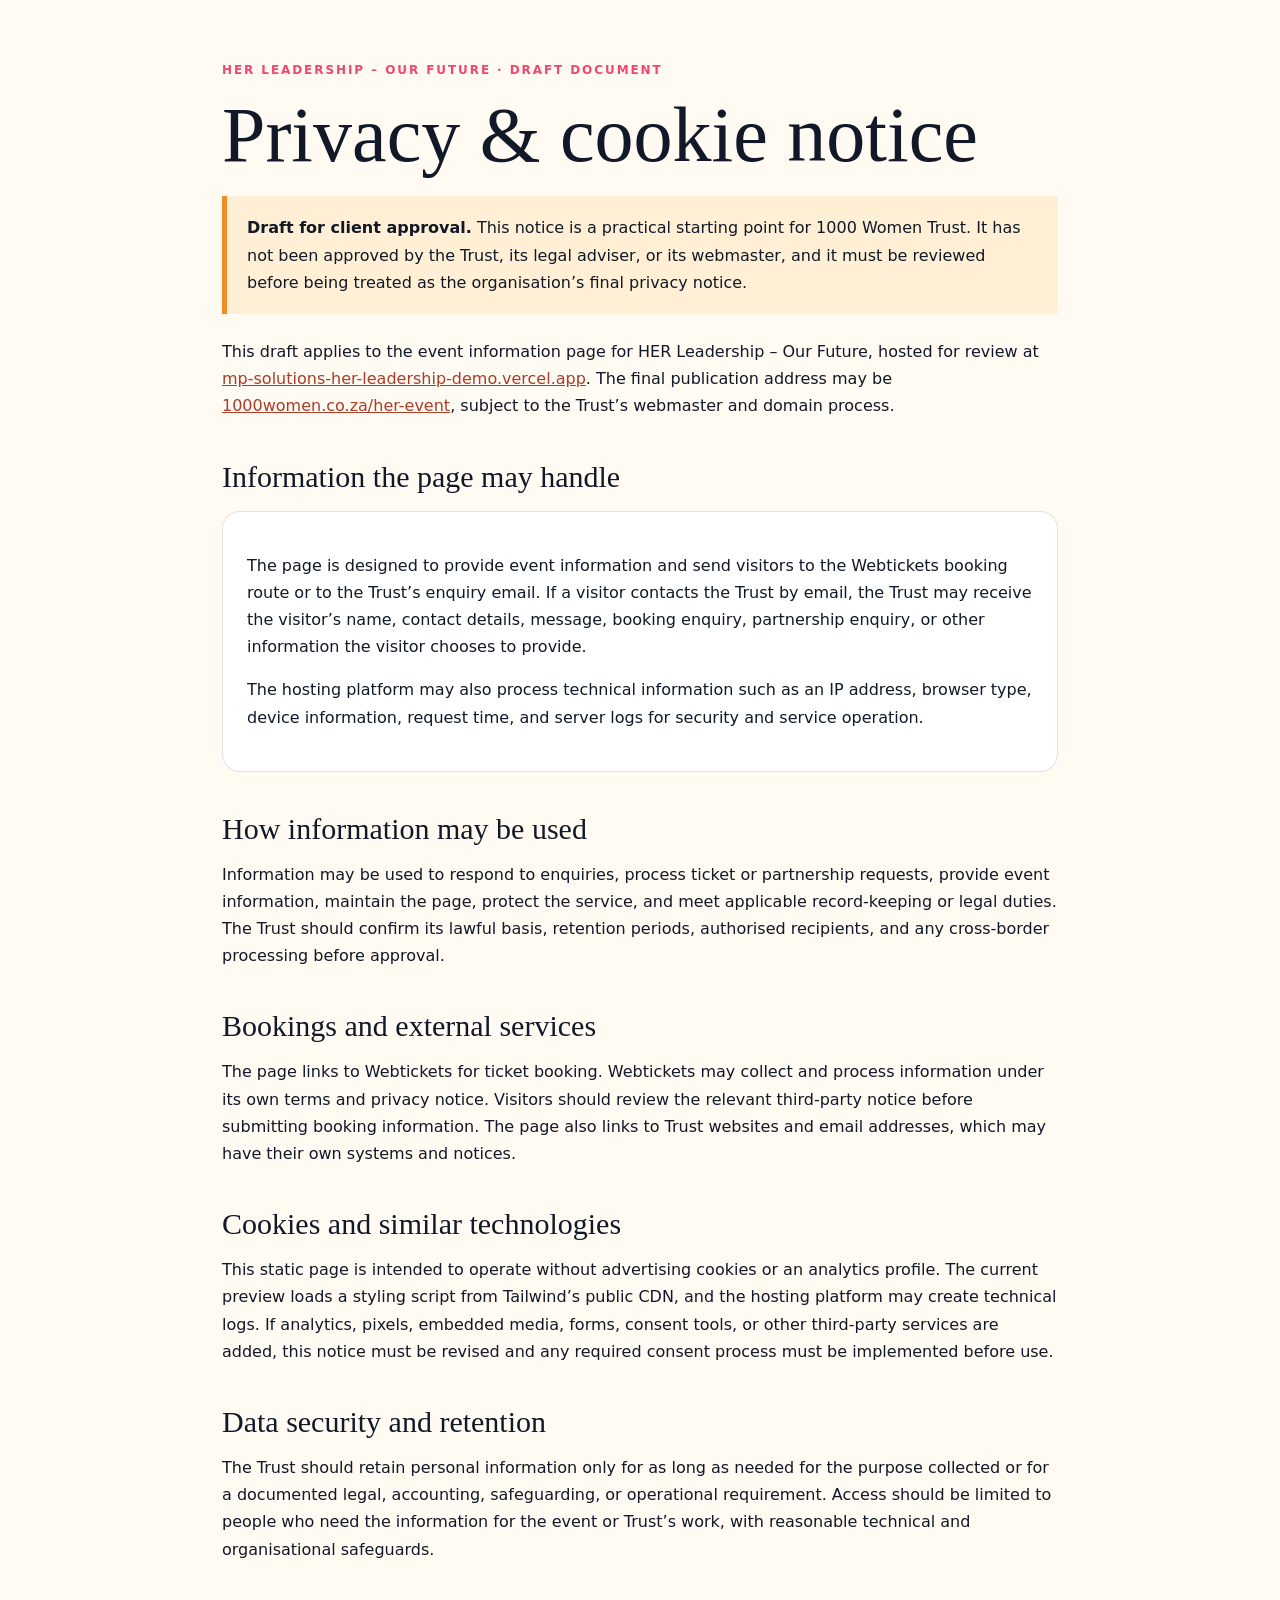
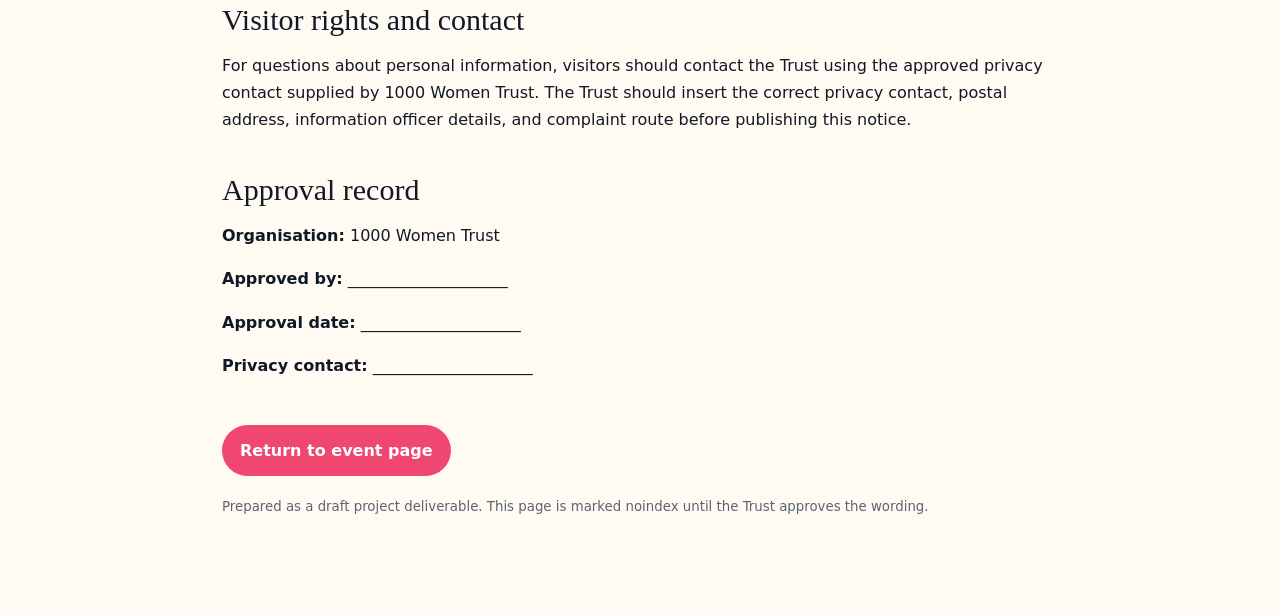
<file: privacy.html>
<!doctype html>
<html lang="en-ZA">
<head>
  <meta charset="UTF-8" />
  <meta name="viewport" content="width=device-width, initial-scale=1.0" />
  <title>Draft Privacy Notice | HER Leadership – Our Future</title>
  <meta name="description" content="Draft privacy and cookie notice for the HER Leadership – Our Future event page. Subject to approval by 1000 Women Trust." />
  <meta name="robots" content="noindex, nofollow" />
  <style>
    :root{--ink:#111827;--slate:#243244;--orange:#f28c28;--coral:#ef476f;--ivory:#fffaf2;--sand:#f4eadc}*{box-sizing:border-box}body{margin:0;background:var(--ivory);color:var(--ink);font:16px/1.7 system-ui,-apple-system,Segoe UI,sans-serif}.wrap{max-width:880px;margin:auto;padding:48px 22px 80px}.eyebrow{color:var(--coral);font-size:12px;font-weight:700;letter-spacing:.16em;text-transform:uppercase}h1,h2{line-height:1.05}h1{font:clamp(42px,8vw,78px)/.95 Georgia,serif;margin:18px 0}h2{font:30px/1.1 Georgia,serif;margin:40px 0 12px}.notice{border-left:5px solid var(--orange);background:#fff0d5;padding:18px 20px;margin:24px 0}.panel{background:white;border:1px solid rgba(17,24,39,.12);border-radius:18px;padding:24px;margin:18px 0}a{color:#a83d28}small{color:#5b6470}.back{display:inline-block;margin-top:30px;background:var(--coral);color:white;padding:12px 18px;border-radius:999px;text-decoration:none;font-weight:700}
  </style>
</head>
<body>
  <main class="wrap">
    <p class="eyebrow">HER Leadership – Our Future · Draft document</p>
    <h1>Privacy &amp; cookie notice</h1>
    <div class="notice"><strong>Draft for client approval.</strong> This notice is a practical starting point for 1000 Women Trust. It has not been approved by the Trust, its legal adviser, or its webmaster, and it must be reviewed before being treated as the organisation’s final privacy notice.</div>
    <p>This draft applies to the event information page for HER Leadership – Our Future, hosted for review at <a href="https://mp-solutions-her-leadership-demo.vercel.app/">mp-solutions-her-leadership-demo.vercel.app</a>. The final publication address may be <a href="https://1000women.co.za/her-event">1000women.co.za/her-event</a>, subject to the Trust’s webmaster and domain process.</p>
    <h2>Information the page may handle</h2>
    <div class="panel"><p>The page is designed to provide event information and send visitors to the Webtickets booking route or to the Trust’s enquiry email. If a visitor contacts the Trust by email, the Trust may receive the visitor’s name, contact details, message, booking enquiry, partnership enquiry, or other information the visitor chooses to provide.</p><p>The hosting platform may also process technical information such as an IP address, browser type, device information, request time, and server logs for security and service operation.</p></div>
    <h2>How information may be used</h2>
    <p>Information may be used to respond to enquiries, process ticket or partnership requests, provide event information, maintain the page, protect the service, and meet applicable record-keeping or legal duties. The Trust should confirm its lawful basis, retention periods, authorised recipients, and any cross-border processing before approval.</p>
    <h2>Bookings and external services</h2>
    <p>The page links to Webtickets for ticket booking. Webtickets may collect and process information under its own terms and privacy notice. Visitors should review the relevant third-party notice before submitting booking information. The page also links to Trust websites and email addresses, which may have their own systems and notices.</p>
    <h2>Cookies and similar technologies</h2>
    <p>This static page is intended to operate without advertising cookies or an analytics profile. The current preview loads a styling script from Tailwind’s public CDN, and the hosting platform may create technical logs. If analytics, pixels, embedded media, forms, consent tools, or other third-party services are added, this notice must be revised and any required consent process must be implemented before use.</p>
    <h2>Data security and retention</h2>
    <p>The Trust should retain personal information only for as long as needed for the purpose collected or for a documented legal, accounting, safeguarding, or operational requirement. Access should be limited to people who need the information for the event or Trust’s work, with reasonable technical and organisational safeguards.</p>
    <h2>Visitor rights and contact</h2>
    <p>For questions about personal information, visitors should contact the Trust using the approved privacy contact supplied by 1000 Women Trust. The Trust should insert the correct privacy contact, postal address, information officer details, and complaint route before publishing this notice.</p>
    <h2>Approval record</h2>
    <p><strong>Organisation:</strong> 1000 Women Trust</p><p><strong>Approved by:</strong> ____________________</p><p><strong>Approval date:</strong> ____________________</p><p><strong>Privacy contact:</strong> ____________________</p>
    <a class="back" href="index.html">Return to event page</a>
    <p><small>Prepared as a draft project deliverable. This page is marked noindex until the Trust approves the wording.</small></p>
  </main>
</body>
</html>
</file>
